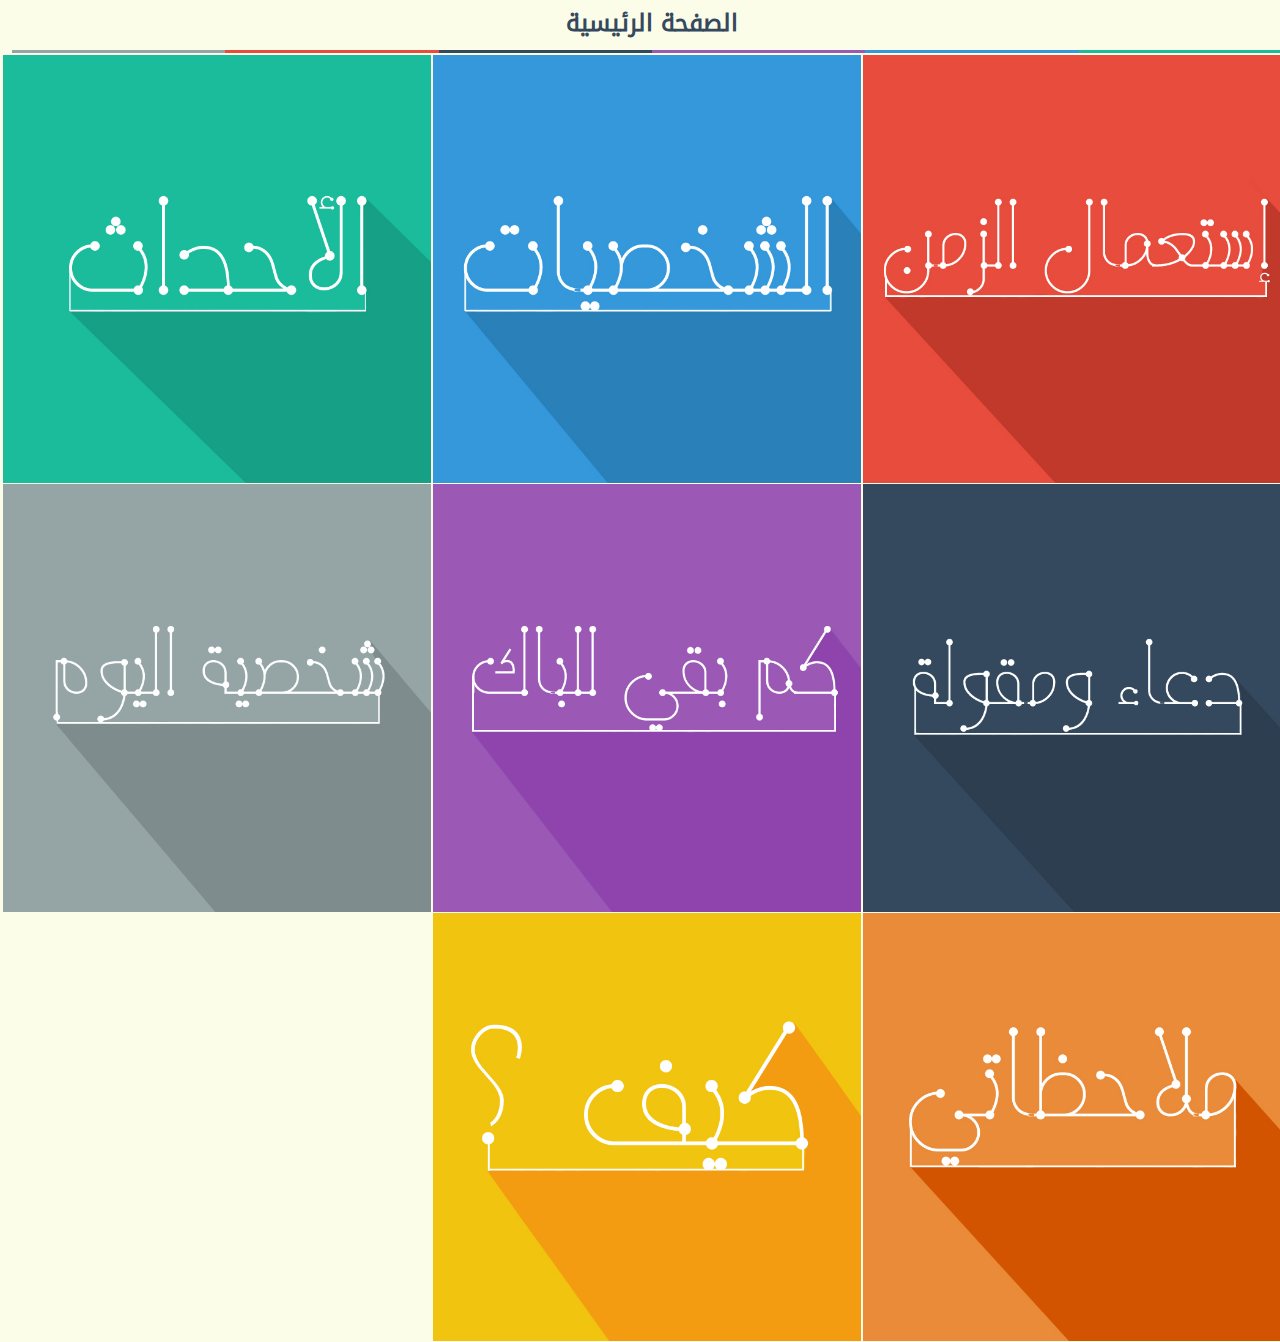
<file: index.html>
<html dir="rtl" lang="ar">
  <head>
    <link rel="stylesheet" type="text/css" href="css/index.css" />
	<meta content="text/html; charset=UTF-8" http-equiv="Content-Type">
	
 	<title>الصفحة الرئيسية</title> 
</head>
<body>
<div id="header">
<h2 style="color:#34495e;">الصفحة الرئيسية</h2>
<div style="margin-top: -16px;">
<div class="border" style="background-color: #1abc9c;"></div>
<div class="border" style="background-color: #3498db;"></div>
<div class="border" style="background-color: #9b59b6;"></div>
<div class="border" style="background-color: #34495e;"></div>
<div class="border" style="background-color: #e74c3c;"></div>
<div class="border" style="background-color: #95a5a6;"></div>
</div>
</div></br><center>
<div id="newtab">


        <div id="newtab-grid" style="width: 100%;">
		<a href="zaman.html"><img class="newtab-cell" src="photo/zaman.jpg" ></a>
		<a href="chakhsiyat.html"><img class="newtab-cell" src="photo/chakh.jpg" ></a>
		<a href="tawarikh.html"><img class="newtab-cell" src="photo/ahdath.jpg" ></a>
		<a href="doua.html"><img class="newtab-cell" src="photo/doua.jpg" ></a>
		<a href="bacount.html"><img class="newtab-cell" src="photo/bacount.jpg" ></a>
		<a href="chakhday.html"><img class="newtab-cell" src="photo/chakhday.jpg" ></a>
		<a href="todo.html"><img class="newtab-cell" src="photo/todo.jpg" ></a>
		<a href="aide.html"><img class="newtab-cell" src="photo/aide.jpg" ></a>
		</div>

      
      </div>
	  <center>
</body>
</html>
</file>
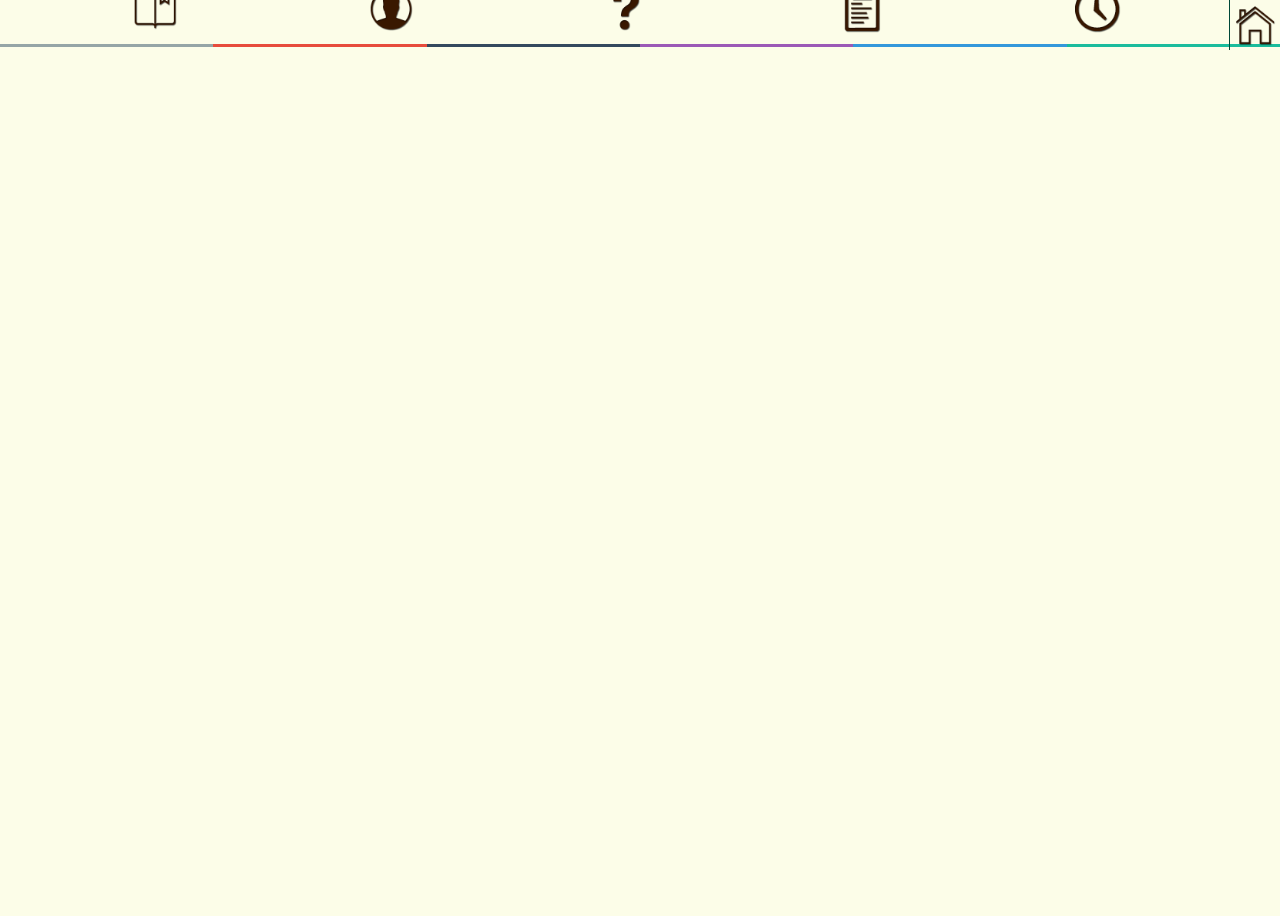
<file: aide.html>
<html dir="rtl" lang="ar">
  <head>
    <link rel="stylesheet" type="text/css" href="css/main.css" />
	<meta content="text/html; charset=UTF-8" http-equiv="Content-Type">
	
 	<title></title>
		<script>
</script> 
</head>
<body>
<div id="header">
<img src="photo/home.png" width="50px" style="
    position: absolute;
    top: 0;
    right: 0;
	border-left:#004838 solid 1px;
" onClick="window.open('index.html');">

<div id="menu"><ul>
<li><a href="bacount.html"><img src="photo/clock.png" width="50px" onClick=""></li></a>
<li><a href="zaman.html"><img src="photo/zaman.png" width="50px" onClick=""></li></a>
<li><a href="tawarikh.html"><img src="photo/qst.png" width="50px" onClick=""></li></a>
<li><a href="chakhday.html"><img src="photo/chakh.png" width="50px" onClick=""></li></a>
<li><a href="chakhsiyat.html"><img src="photo/book.png" width="50px" onClick=""></li></a>
</ul></div>
<div style="margin-top: -16px;">
<div class="border" style="background-color: #1abc9c;"></div>
<div class="border" style="background-color: #3498db;"></div>
<div class="border" style="background-color: #9b59b6;"></div>
<div class="border" style="background-color: #34495e;"></div>
<div class="border" style="background-color: #e74c3c;"></div>
<div class="border" style="background-color: #95a5a6;"></div>
</div>
</div>
<center>

</center>
</body>
</html>
</file>
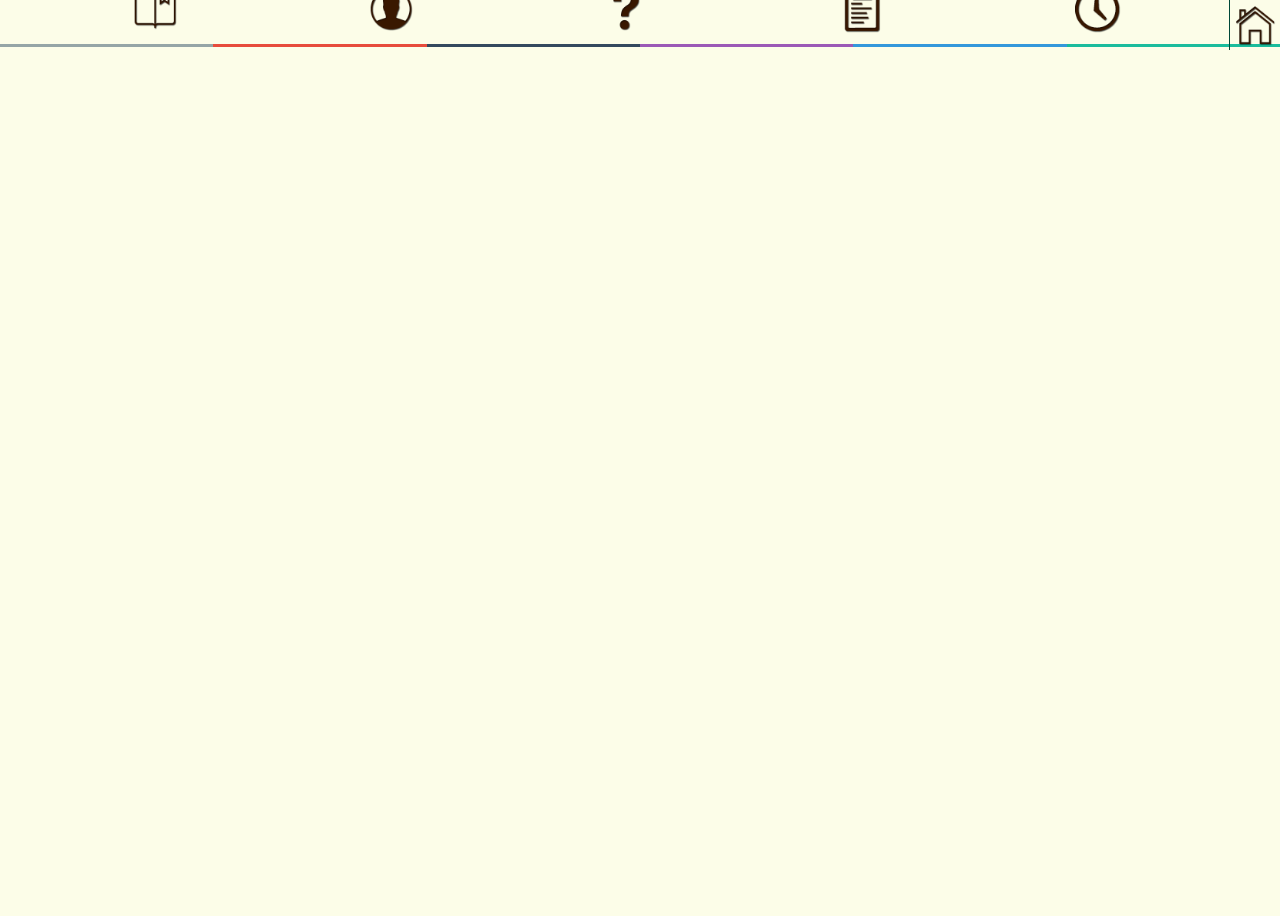
<file: anes - Copie.html>
<html dir="rtl" lang="ar">
  <head>
    <link rel="stylesheet" type="text/css" href="css/main.css" />
	<meta content="text/html; charset=UTF-8" http-equiv="Content-Type">
	
 	<title></title>
		<script>
</script> 
</head>
<body>
<div id="header">

</div>
<center>

</center><script src="js/header.js"></script>
</body>
</html>
</file>
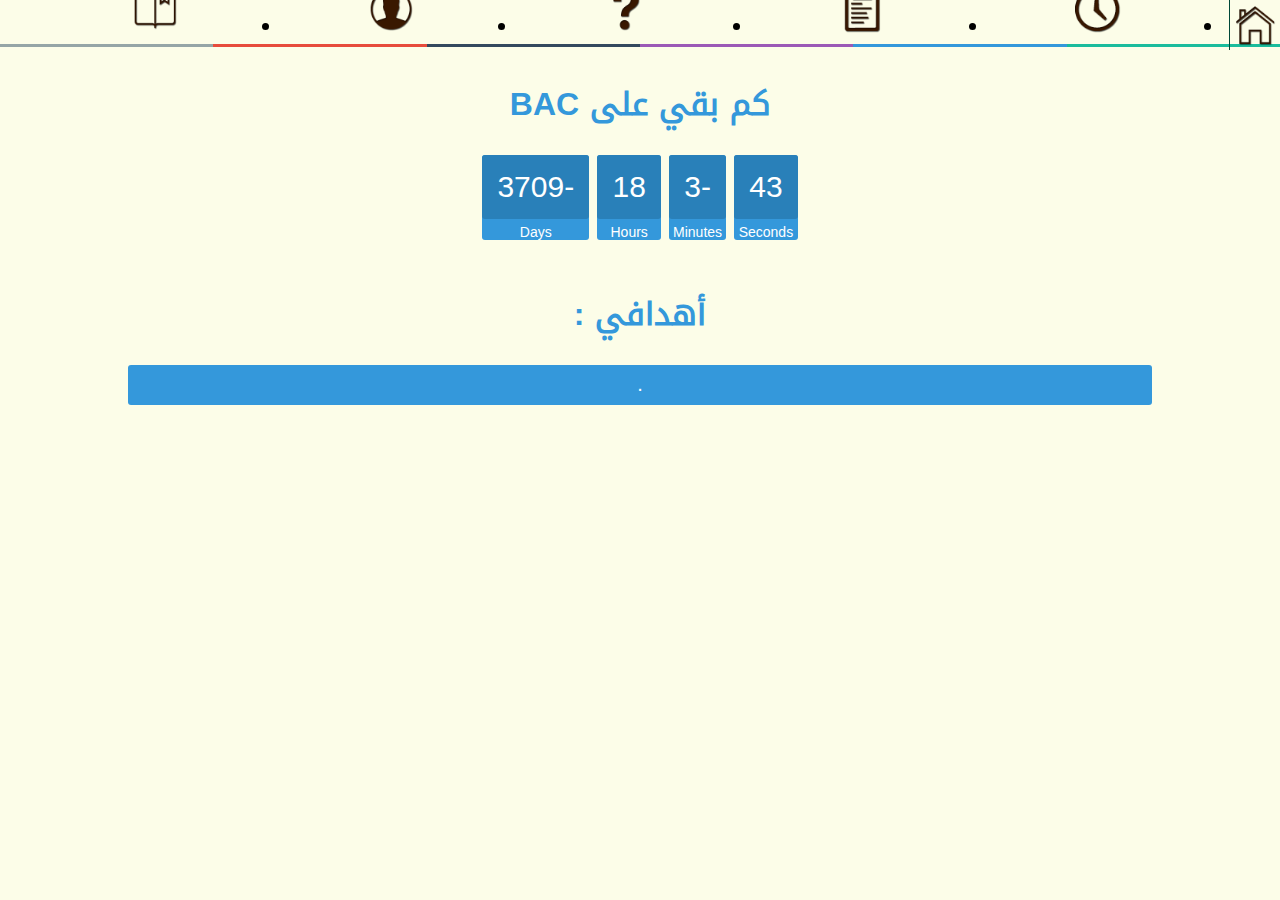
<file: bacount.html>
<html dir="rtl" lang="ar">
  <head>
	<meta content="text/html; charset=UTF-8" http-equiv="Content-Type">
	    <link rel="stylesheet" type="text/css" href="css/bacount.css" />
 	<title>كم بقي للباك</title>
	<script src="js/database.js"></script> 
</head>
<body>
<div id="header">
<img src="photo/home.png" width="50px" style="
    position: absolute;
    top: 0;
    right: 0;
	border-left:#004838 solid 1px;
" onClick="window.open('index.html');">

<div id="menu"><ul>
<li><a href="bacount.html"><img src="photo/clock.png" width="50px" onClick=""></li></a>
<li><a href="zaman.html"><img src="photo/zaman.png" width="50px" onClick=""></li></a>
<li><a href="tawarikh.html"><img src="photo/qst.png" width="50px" onClick=""></li></a>
<li><a href="chakhday.html"><img src="photo/chakh.png" width="50px" onClick=""></li></a>
<li><a href="chakhsiyat.html"><img src="photo/book.png" width="50px" onClick=""></li></a>
</ul></div>
<div style="margin-top: -16px;">
<div class="border" style="background-color: #1abc9c;"></div>
<div class="border" style="background-color: #3498db;"></div>
<div class="border" style="background-color: #9b59b6;"></div>
<div class="border" style="background-color: #34495e;"></div>
<div class="border" style="background-color: #e74c3c;"></div>
<div class="border" style="background-color: #95a5a6;"></div>
</div>
</div>
<center>
<h1>كم بقي على BAC</h1>
<div id="clockdiv">
  <div>
    <span class="seconds"></span>
    <div class="smalltext">Seconds</div>
  </div>
    <div>
    <span class="minutes"></span>
    <div class="smalltext">Minutes</div>
  </div>
    <div>
    <span class="hours"></span>
    <div class="smalltext">Hours</div>
  </div>
  <div>
    <span class="days"></span>
    <div class="smalltext">Days</div>
  </div>
</div>
  <div id="ahdaf">
  <h1>أهدافي :</h1>
  <p id="hadafi"></p>
  </div>
  </center>
  <script>
  document.getElementById("hadafi").innerHTML = c[i];
  </script>
<script>
function getTimeRemaining() {
var endtime = '2016-05-29';
  var t = Date.parse(endtime) - Date.parse(new Date());
  var seconds = Math.floor((t / 1000) % 60);
  var minutes = Math.floor((t / 1000 / 60) % 60);
  var hours = Math.floor((t / (1000 * 60 * 60)) % 24);
  var days = Math.floor(t / (1000 * 60 * 60 * 24));
  return {
    'total': t,
    'days': days,
    'hours': hours,
    'minutes': minutes,
    'seconds': seconds
  };
}

function initializeClock(id, endtime) {
  var clock = document.getElementById(id);
  var daysSpan = clock.querySelector('.days');
  var hoursSpan = clock.querySelector('.hours');
  var minutesSpan = clock.querySelector('.minutes');
  var secondsSpan = clock.querySelector('.seconds');

  function updateClock() {
    var t = getTimeRemaining(endtime);

    daysSpan.innerHTML = t.days;
    hoursSpan.innerHTML = ('0' + t.hours).slice(-2);
    minutesSpan.innerHTML = ('0' + t.minutes).slice(-2);
    secondsSpan.innerHTML = ('0' + t.seconds).slice(-2);

    if (t.total <= 0) {
      clearInterval(timeinterval);
    }
  }

  updateClock();
  var timeinterval = setInterval(updateClock, 1000);
}

var deadline = new Date(Date.parse(new Date()) + 15 * 24 * 60 * 60 * 1000);
initializeClock('clockdiv', deadline);
</script>
</body>
</html>
</file>
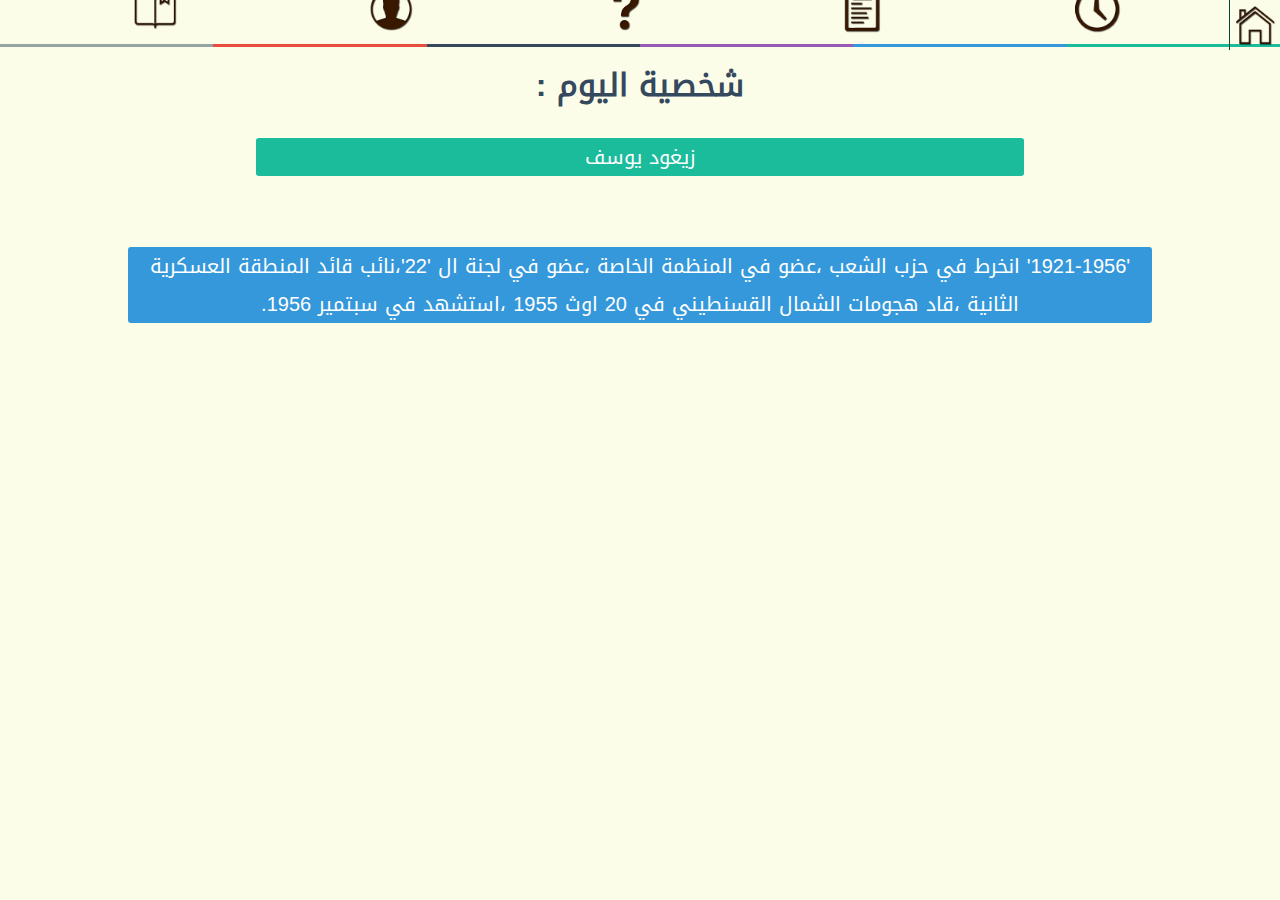
<file: chakhday.html>
<html dir="rtl" lang="ar">
  <head>
    <link rel="stylesheet" type="text/css" href="css/main.css" />
	<meta content="text/html; charset=UTF-8" http-equiv="Content-Type">
	
 	<title>حفظ الشخصيات</title>
		<script src="js/database.js"></script> 
		<script>
</script> 
</head>
<body>
<div id="header">
<img src="photo/home.png" width="50px" style="
    position: absolute;
    top: 0;
    right: 0;
	border-left:#004838 solid 1px;
" onClick="window.open('index.html');">

<div id="menu"><ul>
<li><a href="bacount.html"><img src="photo/clock.png" width="50px" onClick=""></li></a>
<li><a href="zaman.html"><img src="photo/zaman.png" width="50px" onClick=""></li></a>
<li><a href="tawarikh.html"><img src="photo/qst.png" width="50px" onClick=""></li></a>
<li><a href="chakhday.html"><img src="photo/chakh.png" width="50px" onClick=""></li></a>
<li><a href="chakhsiyat.html"><img src="photo/book.png" width="50px" onClick=""></li></a>
</ul></div>
<div style="margin-top: -16px;">
<div class="border" style="background-color: #1abc9c;"></div>
<div class="border" style="background-color: #3498db;"></div>
<div class="border" style="background-color: #9b59b6;"></div>
<div class="border" style="background-color: #34495e;"></div>
<div class="border" style="background-color: #e74c3c;"></div>
<div class="border" style="background-color: #95a5a6;"></div>
</div>
</div>
<center>
<h1>شخصية اليوم :</h1>
<div id="shakhsiya">
<p id="alism" style="width:60%;"></p>
</br>
<p id="taarif"></p>
</center>
<script>
document.getElementById("alism").innerHTML = d[t-1].y;
document.getElementById("taarif").innerHTML = d[t-1].chakh;
</script> 
</body>
</html>
</file>
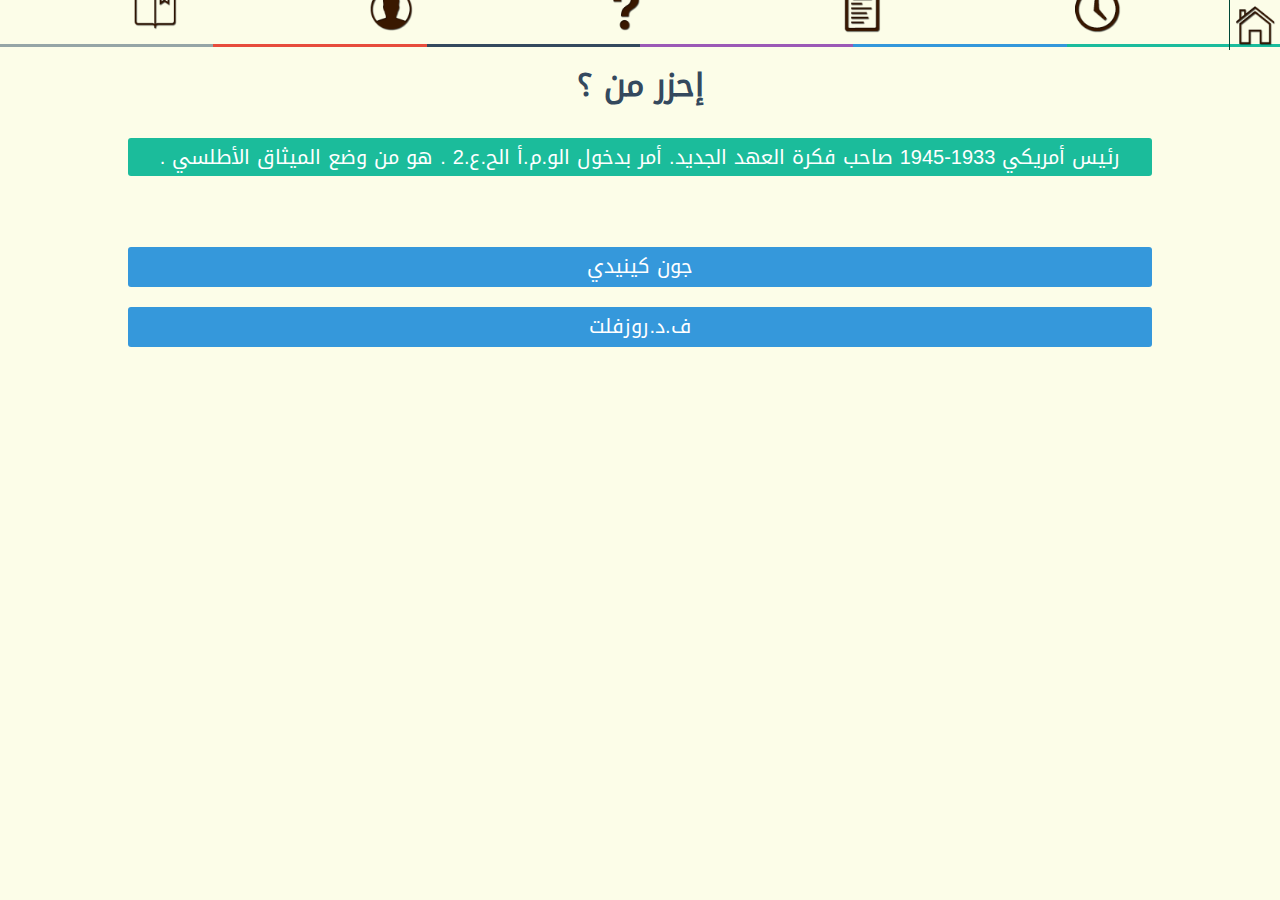
<file: chakhsiyat.html>
<html dir="rtl" lang="ar">
  <head>
<link rel="stylesheet" type="text/css" href="css/main.css" />
	<meta content="text/html; charset=UTF-8" http-equiv="Content-Type">
 	<title>home</title>
	<script src="js/database.js"></script> 
		<script>
var x = document.getElementsByClassName("ans");
var i=0;
function my(ans){
var answer = ans.innerHTML;
if(answer == d[i].y){
ans.style.background="rgba(0, 206, 0, 0.56)";
setTimeout(function(){ ans.style.background="#3598DB";},200);
i++;
if(i < d.length){
load(i);
}
else{
setTimeout(function(){window.open('doua.html');},200);
}
}
else{
ans.style.background="rgba(251, 0, 0, 0.7)";
setTimeout(function(){ ans.style.background="#3598DB";},500);
}
}
function load(t){
document.getElementById("shakhsiy").innerHTML = d[t].chakh;
x[0].innerHTML = d[t].y0;
x[1].innerHTML = d[t].y1;
}
	</script> 
  </head>
<body onload="load(i)">
<div id="header">
<img src="photo/home.png" width="50px" style="
    position: absolute;
    top: 0;
    right: 0;
	border-left:#004838 solid 1px;
" onClick="window.open('index.html');">

<div id="menu"><ul>
<li><a href="bacount.html"><img src="photo/clock.png" width="50px" onClick=""></li></a>
<li><a href="zaman.html"><img src="photo/zaman.png" width="50px" onClick=""></li></a>
<li><a href="tawarikh.html"><img src="photo/qst.png" width="50px" onClick=""></li></a>
<li><a href="chakhday.html"><img src="photo/chakh.png" width="50px" onClick=""></li></a>
<li><a href="chakhsiyat.html"><img src="photo/book.png" width="50px" onClick=""></li></a>
</ul></div>
<div style="margin-top: -16px;">
<div class="border" style="background-color: #1abc9c;"></div>
<div class="border" style="background-color: #3498db;"></div>
<div class="border" style="background-color: #9b59b6;"></div>
<div class="border" style="background-color: #34495e;"></div>
<div class="border" style="background-color: #e74c3c;"></div>
<div class="border" style="background-color: #95a5a6;"></div>
</div>
</div>
<center>
<h1>إحزر من ؟</h1>
<div id="tawarikh">
<p id="shakhsiy"></p>
</br>
<div id="choice">
<p class="ans" onClick="my(x[0])"></p>
<p class="ans" onClick="my(x[1])"></p>
</div>
</div>
</center>
</body>
</html>
</file>
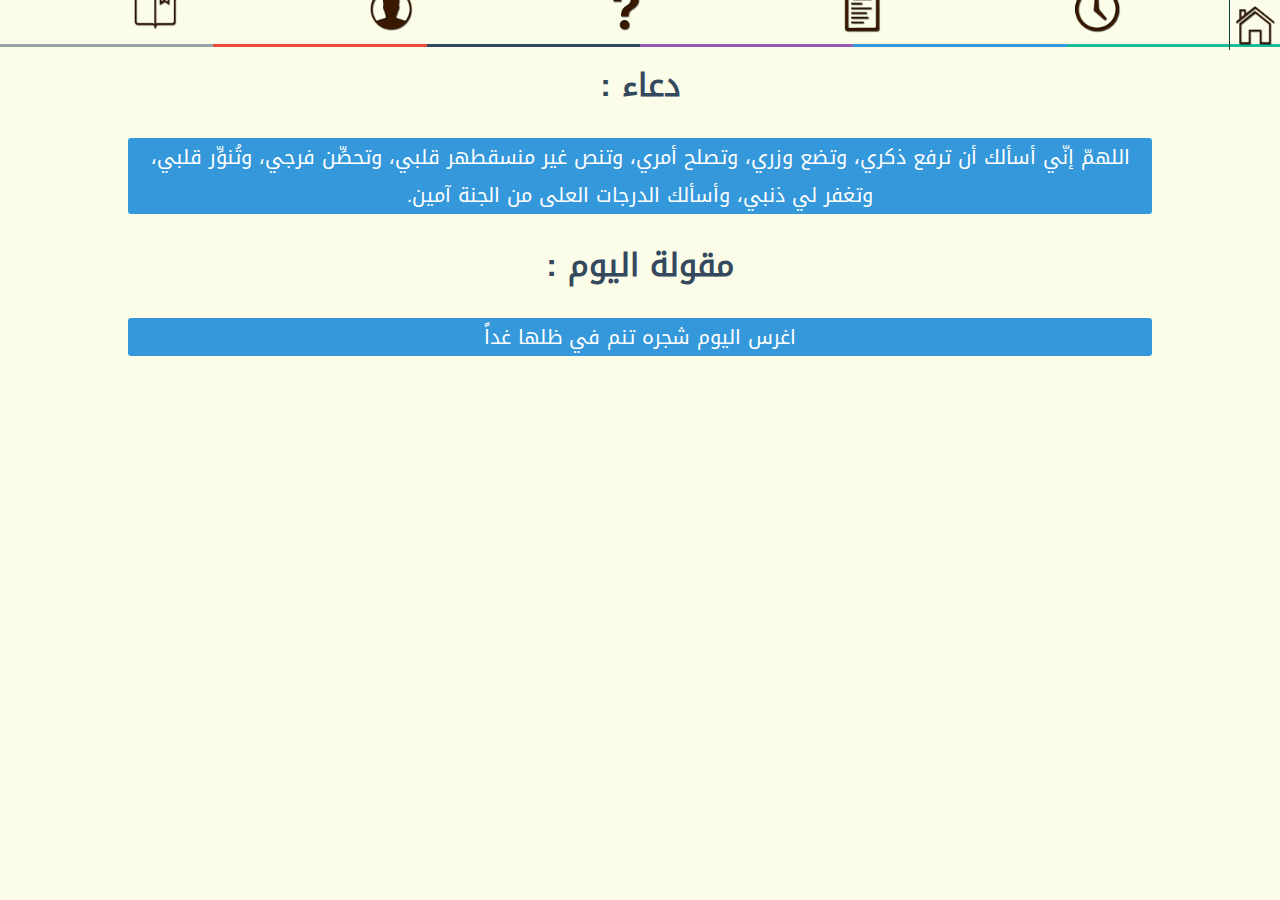
<file: doua.html>
<html dir="rtl" lang="ar">
  <head>
    <link rel="stylesheet" type="text/css" href="css/main.css" />
	<meta content="text/html; charset=UTF-8" http-equiv="Content-Type">
	
 	<title>doua</title>
<script src="js/database.js"></script> 
<script>
</script> 
</head>
<body>
<div id="header">
<img src="photo/home.png" width="50px" style="
    position: absolute;
    top: 0;
    right: 0;
	border-left:#004838 solid 1px;
" onClick="window.open('index.html');">

<div id="menu"><ul>
<li><a href="bacount.html"><img src="photo/clock.png" width="50px" onClick=""></li></a>
<li><a href="zaman.html"><img src="photo/zaman.png" width="50px" onClick=""></li></a>
<li><a href="tawarikh.html"><img src="photo/qst.png" width="50px" onClick=""></li></a>
<li><a href="chakhday.html"><img src="photo/chakh.png" width="50px" onClick=""></li></a>
<li><a href="chakhsiyat.html"><img src="photo/book.png" width="50px" onClick=""></li></a>
</ul></div>
<div style="margin-top: -16px;">
<div class="border" style="background-color: #1abc9c;"></div>
<div class="border" style="background-color: #3498db;"></div>
<div class="border" style="background-color: #9b59b6;"></div>
<div class="border" style="background-color: #34495e;"></div>
<div class="border" style="background-color: #e74c3c;"></div>
<div class="border" style="background-color: #95a5a6;"></div>
</div>
</div>
<center>
<div id="doua-prv">
<h1>دعاء :</h1>
<p id="doua"></p>
<h1>مقولة اليوم :</h1>
<p id="prov"></p>
</div>
</center>
<script>
document.getElementById("doua").innerHTML = b[t-1].doua;
document.getElementById("prov").innerHTML = b[t-1].prov;
</script> 
</body>
</html>
</file>
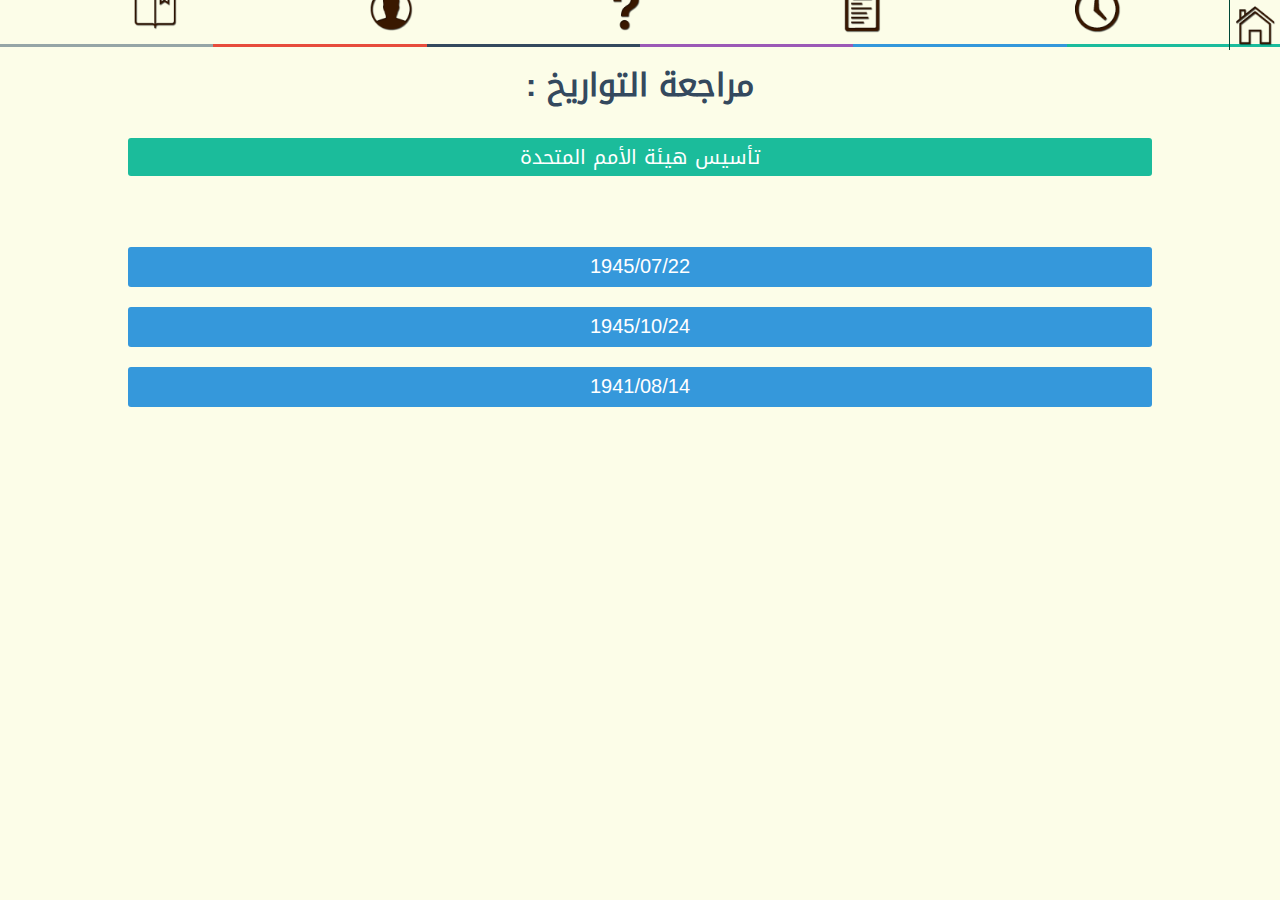
<file: tawarikh.html>
<html dir="rtl" lang="ar">
  <head>
<link rel="stylesheet" type="text/css" href="css/main.css" />
	<meta content="text/html; charset=UTF-8" http-equiv="Content-Type">
 	<title>home</title>
	<script src="js/database.js">

	</script> 
		<script>
var x = document.getElementsByClassName("ans");
var i=0;
function my(ans){
var answer = ans.innerHTML;
if(answer == a[i].y){
ans.style.background="rgba(0, 206, 0, 0.56)";
setTimeout(function(){ ans.style.background="#018C6E";},200);
i++;
if(i < a.length){
load(i);
}
else{
setTimeout(function(){window.open('doua.html');},200);
}
}
else{
ans.style.background="rgba(251, 0, 0, 0.7)";
setTimeout(function(){ ans.style.background="#018C6E";},500);
}
}
function load(k){
document.getElementById("hadath").innerHTML = a[k].hadath;
x[0].innerHTML = a[k].y0;
x[1].innerHTML = a[k].y1;
x[2].innerHTML = a[k].y2;
}
	</script> 
  </head>
<body onload="load(i)">
<div id="header">
<img src="photo/home.png" width="50px" style="
    position: absolute;
    top: 0;
    right: 0;
	border-left:#004838 solid 1px;
" onClick="window.open('index.html');">

<div id="menu"><ul>
<li><a href="bacount.html"><img src="photo/clock.png" width="50px" onClick=""></li></a>
<li><a href="zaman.html"><img src="photo/zaman.png" width="50px" onClick=""></li></a>
<li><a href="tawarikh.html"><img src="photo/qst.png" width="50px" onClick=""></li></a>
<li><a href="chakhday.html"><img src="photo/chakh.png" width="50px" onClick=""></li></a>
<li><a href="chakhsiyat.html"><img src="photo/book.png" width="50px" onClick=""></li></a>
</ul></div>
<div style="margin-top: -16px;">
<div class="border" style="background-color: #1abc9c;"></div>
<div class="border" style="background-color: #3498db;"></div>
<div class="border" style="background-color: #9b59b6;"></div>
<div class="border" style="background-color: #34495e;"></div>
<div class="border" style="background-color: #e74c3c;"></div>
<div class="border" style="background-color: #95a5a6;"></div>
</div>
</div>
<center>
<h1>مراجعة التواريخ :</h1>
<div id="tawarikh">
<p id="hadath"></p>
</br>
<div id="choice">
<p class="ans" onClick="my(x[0])"></p>
<p class="ans" onClick="my(x[1])"></p>
<p class="ans" onClick="my(x[2])"></p>
</div>
</div>
</center>
</body>
</html>
</file>
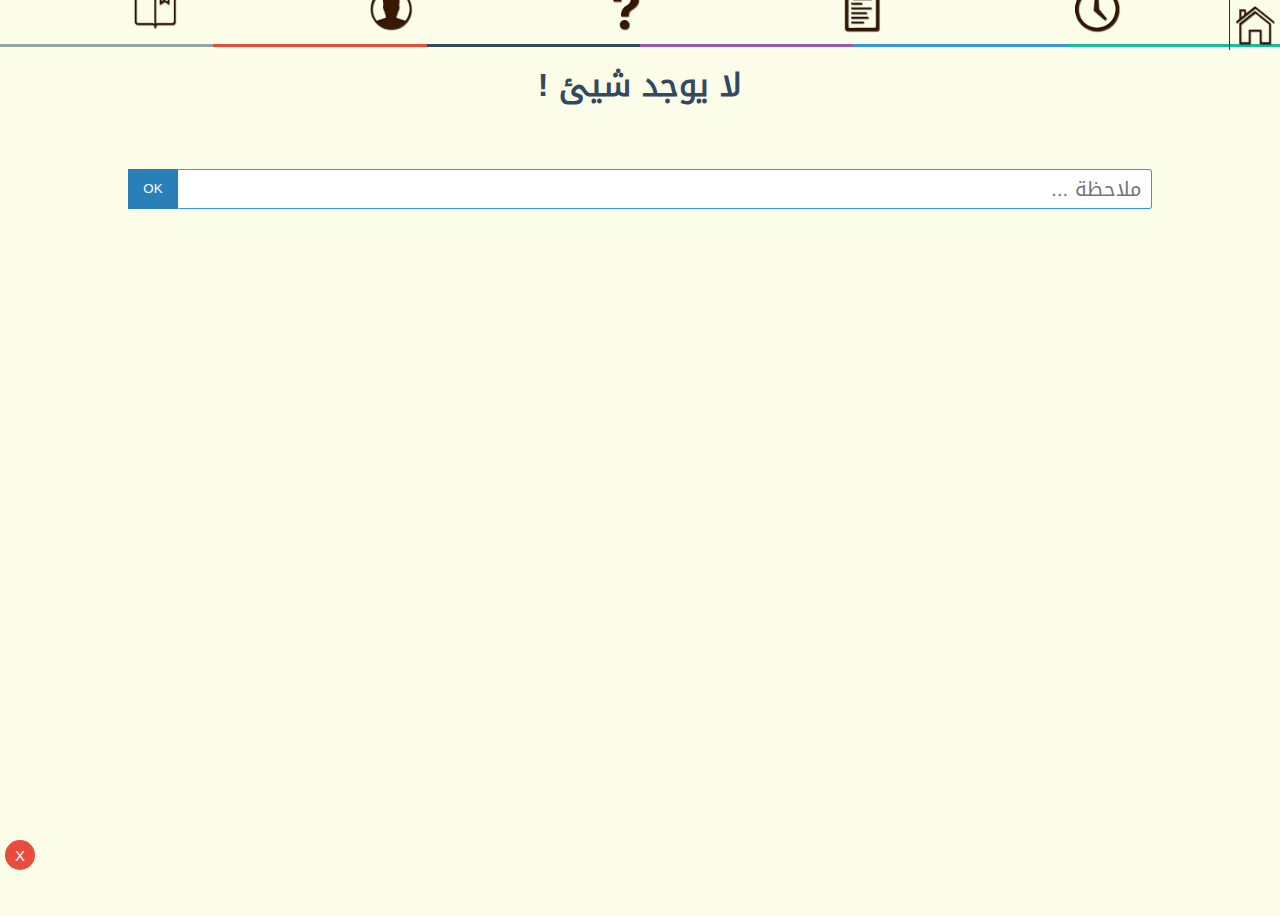
<file: test - Copie.html>
<html dir="rtl" lang="ar">
  <head>
    <link rel="stylesheet" type="text/css" href="css/main.css" />
	<link rel="stylesheet" type="text/css" href="css/todo.css" />
	<meta content="text/html; charset=UTF-8" http-equiv="Content-Type">
	
 	<title></title>
		<script>
		if(typeof(localStorage.zaman) !== 'undefined'){
		var obj = JSON.parse(localStorage.getItem("zaman"));
		}
	else{var obj = [];}

function push(){
obj.push({todo: document.getElementById("todo").value});
localStorage.setItem("zaman", JSON.stringify(obj));
document.getElementById("todo").value = "";
show(1);
}  

// function that delete an item (a)	
function dleteitem(a){
if(a == -1 || obj.length == 1){
localStorage.removeItem("zaman");
show(0);
}
else{
obj.splice(a, 1);
localStorage.setItem("zaman", JSON.stringify(obj));
show(1);
}
}
</script> 
</head>
<body onload="show(1)">
<div id="header"></div>
<center>
<div id="middle">
<div id="put">
<h1>لا يوجد شيئ !</h1>
</div></br>
<div id="clicker">
<input id="todo" placeholder="ملاحظة ..." type="text" size="16">
<button onClick="push()">OK</button>

</div></br></br>
<button onClick="dleteitem(-1)" id="dlt">X</button>
</div>
</center>
<script src="js/header.js"></script>
<script>
function show(t){
if(t == 0){
document.getElementById("put").innerHTML = '<h1>لا يوجد شيئ !</h1>';
}
else{
if(typeof(localStorage.zaman) !== 'undefined'){
var x=JSON.parse(localStorage.getItem("zaman"));
    var out = "";
    for(var i = 0; i < x.length; i++) {
		 out += '<p>' + x[i].todo + '<a onClick="dleteitem('+ i +')">X</a></p>';
    }
	document.getElementById("put").innerHTML = out;
}
}
}
</script>
</body>
</html>
</file>
<file: css/index.css>
@font-face {
    font-family: DroidKufi;
    src: url(../fonts/DroidKufi.ttf);
}
@font-face {
    font-family: lcd-num;
    src: url(../fonts/lcd.ttf);
}
body {
    margin: 0 auto;
    text-align: center;
    background: rgb(252, 253, 232);
    font-family: "DroidKufi", sans-serif;
    font-weight: 100;
}
.border{
	
    width: calc(100% / 6);
    height: 3px;
    float: right;
}
#header {
    background: rgb(252, 253, 232);
    width: 100%;
    height: 50px;
}
a {
	text-decoration:none;
}
#newtab{
	        margin-top: -26px;
    margin-left: -1%;
}
.newtab-cell {
    float: right;
    margin: 0px 1px 1px;
	width: calc(100% / 3 - 3px);
    
}
.container{
	position:absolute;
	width:100%;
	bottom:1;
}
p{
color:#fff;	
}
@media only screen 
  and (max-width: 768px) {
.newtab-cell {
   width: calc(100% / 2 - 2px);
}
}
</file>
<file: css/main.css>
@font-face {
    font-family: DroidKufi;
    src: url(../fonts/DroidKufi.ttf);
}
@font-face {
    font-family: lcd-num;
    src: url(../fonts/lcd.ttf);
}
body {
    margin: 0 auto;
    text-align: center;
    background: rgb(252, 253, 232);
    font-family: "DroidKufi", sans-serif;
    font-weight: 100;
}
#header {
    background: rgb(252, 253, 232);
    width: 100%;
    height: 50px;
}
a {
	text-decoration:none;
}
h1{
	color:#34495e;
}
p {
    font-size: 20px;
    border-radius: 3px;
    width: 80%;
    background: #3598DB;
    height: 40px;
    color: #fff;
	
}
#tam ,#hadath ,#alism ,#shakhsiy {
background: #1BBC9B;
}
.mawad{
	    margin-top: 50px;
}
#hour, #sec , #min{
	display:inline;
	
}
#tawarikh > #choice p:hover{
	background:#95a5a6;
}

#shakhsiya > p ,#doua ,#prov ,#shakhsiy ,#hadath  {
	height:inherit;
}
ul{
	list-style-type:none;
}
#header li {
	margin-right: 4%;
    width: 15%;
    float: right;
}
.border{
	
    width: calc(100% / 6);
    height: 3px;
    float: right;
}
</file>
<file: css/bacount.css>
@font-face {
    font-family: DroidKufi;
    src: url(../fonts/DroidKufi.ttf);
}
body {
    margin: 0 auto;
    text-align: center;
    background: rgb(252, 253, 232);
    font-family: "DroidKufi", sans-serif;
    font-weight: 100;
}
#header {
    background: rgb(252, 253, 232);
    width: 100%;
    height: 50px;
}
h1{
    color: #3498db;
    margin: 40px 0px 20px;
}
#clockdiv{
    font-family: sans-serif;
    color: #fff;
    display: inline-block;
    font-weight: 100;
    text-align: center;
    font-size: 30px;
}

#clockdiv > div{
    border-radius: 3px;
    background: #3498db;
    display: inline-block;
}

#clockdiv div > span{
    padding: 15px;
    border-radius: 3px;
    background: #2980b9;
    display: inline-block;
}

.smalltext{
    padding-top: 5px;
    font-size: 14px;
}
p {
    font-size: 20px;
    border-radius: 3px;
    width: 80%;
    background:#3498db;
    height: 40px;
    color: #fff;
	
}
#header li {
	margin-right: 4%;
    width: 15%;
    float: right;
}
.border{
	
    width: calc(100% / 6);
    height: 3px;
    float: right;
}
</file>
<file: css/todo.css>
#put p {
	position: relative;
}
#put p a {
   left: 0px;
    position: absolute;
    background-color: #2980b9;
    width: 50px;
    height: 100%;
}
#clicker {
	width:80%;
	position: relative;
}
#todo{
    height: 40px;
    font-size: 20px;
    border-radius: 3px;
    border: #3598DB solid 1px;
	border-left: 0;
	width: calc(100% - 49px);
    position: absolute;
    right: 0;
	padding-right: 10px;
	font-family:"DroidKufi", sans-serif;
}
#clicker button {
    background: #2980B9;
    width: 50px;
    position: absolute;
    left: 0;
    height: 40px;
    border: 0;
    color: #fff;
}
#dlt {
    background: #e74c3c;
    width: 30px;
    position: fixed;
    height: 30px;
    border: 0;
    color: #fff;
    font-size: 15px;
    border-radius: 60px;
    left: 5px;
    bottom: 30px;
}
</file>
